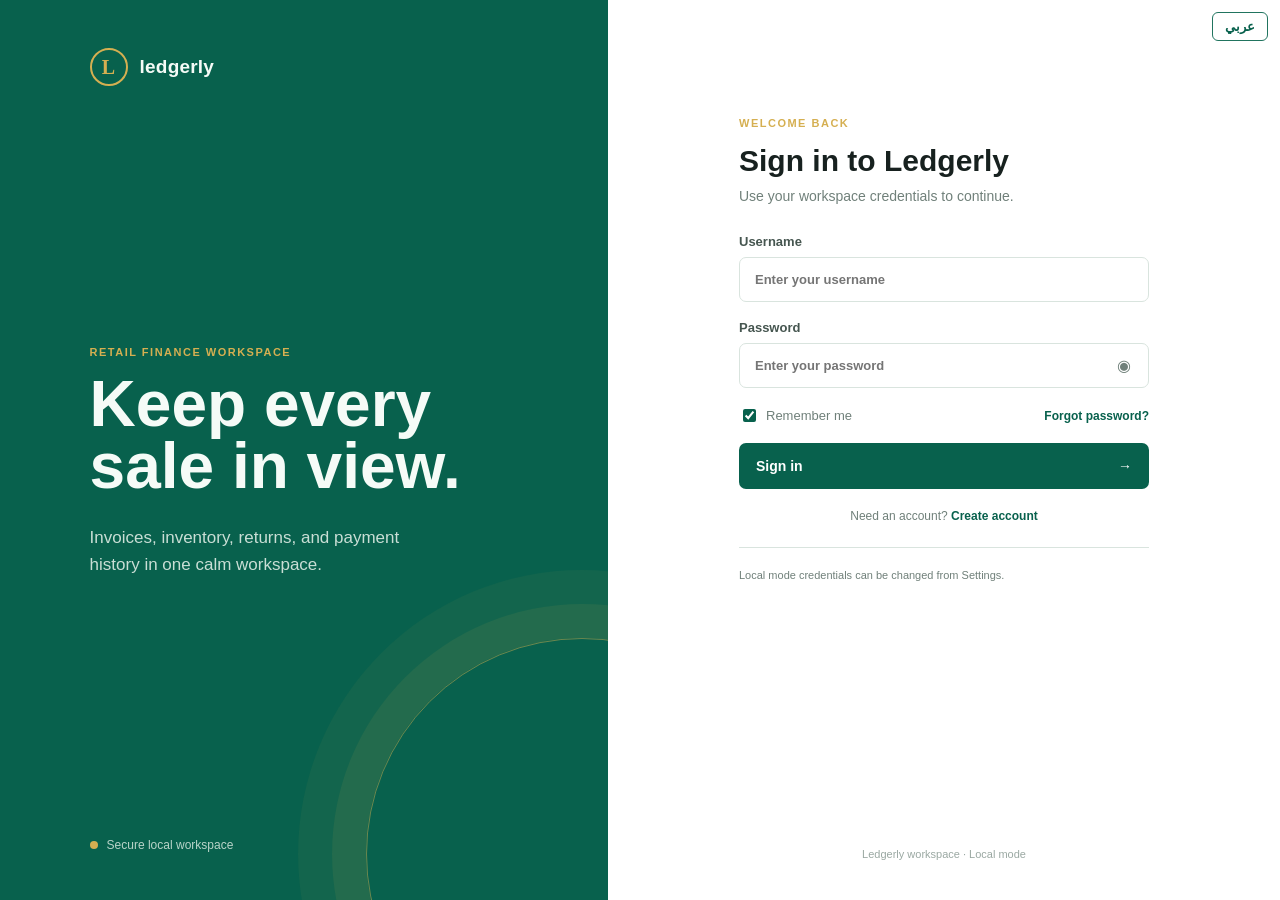
<file: index.html>
<!doctype html>
<html lang="en">
<head>
  <meta charset="UTF-8" />
  <meta name="viewport" content="width=device-width, initial-scale=1.0" />
  <meta name="theme-color" content="#277252" />
  <link rel="manifest" href="manifest.json" />
  <meta http-equiv="refresh" content="0; url=login.html" />
  <title>Ledgerly</title>
</head>
<body>
  <p>Opening Ledgerly...</p>
  <script>if ('serviceWorker' in navigator) navigator.serviceWorker.register('./sw.js');</script>
</body>
</html>
</file>
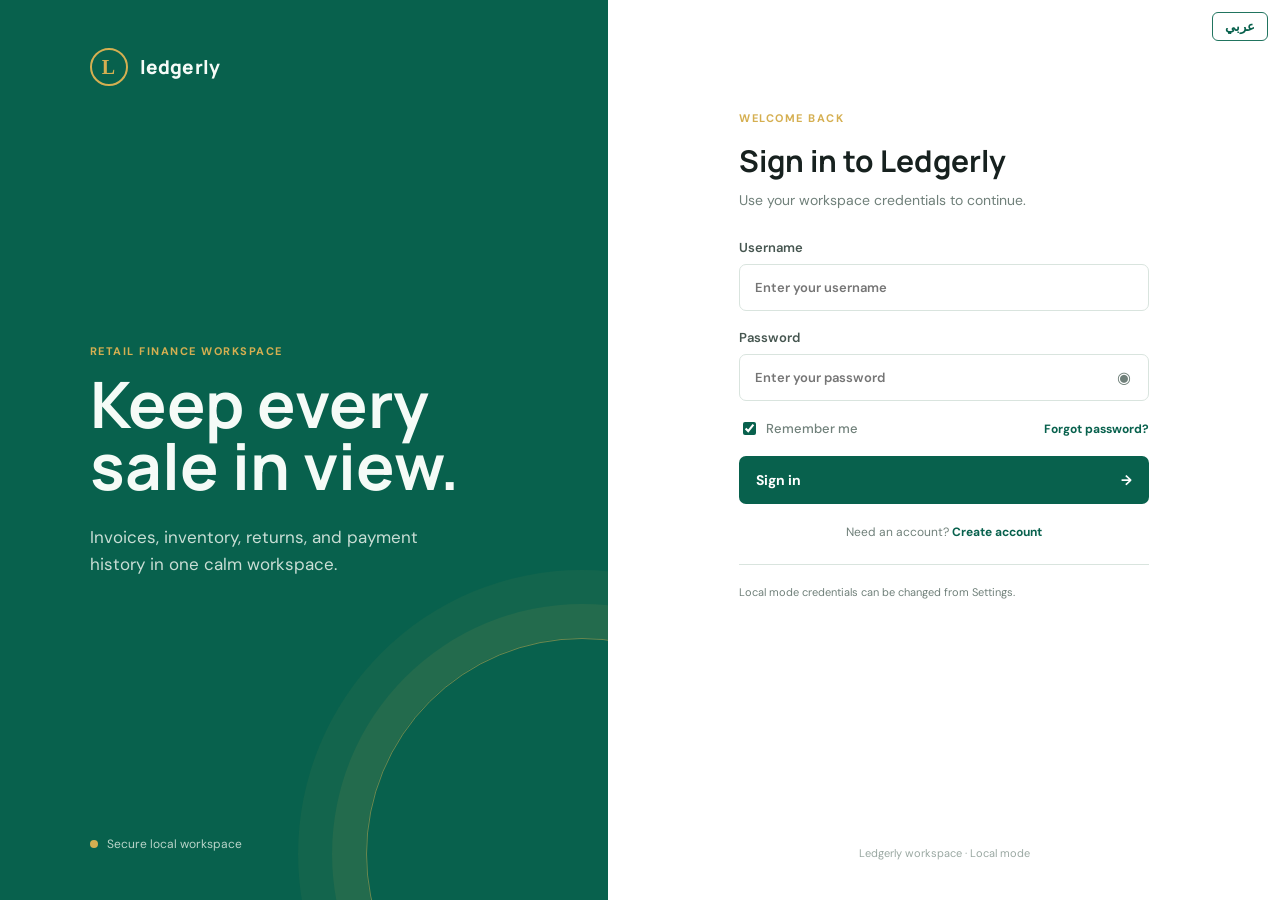
<file: billing.html>
<!doctype html>
<html lang="en">
<head>
  <meta charset="UTF-8" />
  <meta name="viewport" content="width=device-width, initial-scale=1.0" />
  <meta name="theme-color" content="#277252" />
  <link rel="manifest" href="manifest.json" />
  <title>Ledgerly | Billing workspace</title>
  <link rel="preconnect" href="https://fonts.googleapis.com">
  <link rel="preconnect" href="https://fonts.gstatic.com" crossorigin>
  <link href="https://fonts.googleapis.com/css2?family=DM+Sans:wght@400;500;600;700&family=Manrope:wght@700;800&display=swap" rel="stylesheet">
  <link rel="stylesheet" href="styles.css" />
  <link rel="stylesheet" href="dark-mode.css" />
  <style>
    .settings-modal { width: min(680px, 100%); max-height: calc(100vh - 32px); overflow-y: auto; overscroll-behavior: contain; }
    .settings-modal > h2 { margin-bottom: 8px; }
    .settings-modal details { border: 1px solid #d8e5dc !important; border-radius: 12px !important; padding: 0 !important; margin-bottom: 12px !important; background: #fbfdfa; overflow: hidden; }
    .settings-modal summary { padding: 15px 17px; cursor: pointer; color: #1d5d43 !important; background: #f1f7f2; font-size: 13px; font-weight: 700 !important; list-style-position: inside; }
    .settings-modal details[open] summary { border-bottom: 1px solid #d8e5dc; }
    .settings-modal details > summary, .settings-users-section > .modal-kicker { width: 100%; height: 60px; min-height: 60px; display: flex; align-items: center; box-sizing: border-box; }
    .settings-modal details > summary { list-style: none; }
    .settings-modal details > summary::-webkit-details-marker { display: none; }
    .settings-modal details > summary::before { content: "▶"; margin-right: 8px; color: #1d5d43; font-size: 11px; }
    .settings-modal details > div[style*="display:grid"] { display: grid !important; gap: 14px; padding: 17px; margin-top: 0 !important; }
    .settings-modal details > .form-grid { padding: 17px; margin-top: 0 !important; }
    .settings-modal #user-management { margin: 0 !important; padding: 17px !important; border-top: 1px solid #d8e5dc; }
    .settings-modal #user-list { display: grid !important; gap: 8px !important; margin: 10px 0 14px !important; }
    .settings-modal #user-list > div { background: #fff; border-radius: 8px !important; }
    .settings-modal #logout-btn { width: fit-content; color: #a64c43 !important; border: 1px solid #e2b8b0 !important; justify-content: center; background: #fff8f6; }
    .settings-modal #add-user-btn { color: #1d5d43; border: 1px solid #9fc7af; background: #eef8f1; }
    .settings-modal label[hidden] { display: none !important; }
    .settings-users-section { width: 100%; height: 60px; min-height: 60px; margin: 0 0 12px !important; border: 1px solid #d8e5dc; border-radius: 12px; padding: 0 !important; background: #fbfdfa; overflow: hidden; box-sizing: border-box; }
    .settings-users-section > .modal-kicker { margin: 0; padding: 15px 17px; border-bottom: 1px solid #d8e5dc; color: #1d5d43; background: #f1f7f2; font-size: 13px; letter-spacing: 0; text-transform: none; font-weight: 700; }
    .settings-users-section > .modal-kicker { cursor: pointer; }
    #user-management.settings-users-section:not(.is-open) > :not(.modal-kicker) { display: none !important; }
      #user-management.settings-users-section { width: 100% !important; height: auto !important; min-height: 60px !important; margin: 0 0 12px !important; padding: 0 !important; overflow: visible !important; }
    #user-management.settings-users-section > .modal-kicker { width: 100% !important; height: 60px !important; min-height: 60px !important; margin: 0 !important; padding: 15px 17px !important; display: flex !important; align-items: center !important; }
    .settings-users-section > .modal-kicker::before { content: "▶"; margin-right: 8px; font-size: 11px; }
    .settings-users-section > .date-chip { float: right; padding: 5px 10px; border: 1px solid #9fc7af; border-radius: 6px; color: #1d5d43; background: #fff; font-size: 11px; font-weight: 700; }
    #user-details-toggle { display: none !important; }
    #settings-btn { display: none !important; }
    .workspace-switcher[role="button"] { cursor: pointer; }
    .workspace-switcher[role="button"]:hover { border-color: #9fc7af; background: #f1f8f2; }
    .account-summary-user { margin-left: 8px; color: #78817e; font-size: 12px; font-weight: 500; }
    .account-summary-user { display: none; }
    .account-edit-btn { float: right; padding: 5px 10px; border: 1px solid #9fc7af; border-radius: 6px; color: #1d5d43; background: #fff; font-size: 11px; font-weight: 700; cursor: pointer; }
    .account-edit-btn:hover { background: #eef8f1; }
    .settings-password-row { position: relative; }
    .settings-password-row input { width: 100%; padding-right: 42px; }
    .settings-password-toggle { position: absolute; top: 50%; right: 8px; width: 28px; height: 28px; padding: 0; border: 0; border-radius: 5px; color: #78817e; background: transparent; cursor: pointer; transform: translateY(-50%); }
    .settings-password-toggle:hover { color: #1d5d43; background: #eef8f1; }
    .journal-details { display: grid; grid-template-columns: repeat(2, minmax(0, 1fr)); gap: 12px; }
    .journal-details label, .journal-line label { display: grid; gap: 6px; min-width: 0; color: #53625e; font-size: 12px; font-weight: 600; }
    .journal-details input, .journal-line select, .journal-line input { width: 100%; min-width: 0; padding: 10px 11px; border: 1px solid #d4ded7; border-radius: 7px; background: #fff; color: #17211f; }
    .journal-memo { grid-column: 1 / -1; }
    .journal-guide { margin: 18px 0 12px; padding: 11px 13px; border-radius: 7px; background: #f1f8f2; color: #53625e; font-size: 12px; line-height: 1.5; }
    .journal-column-headings, .journal-line { display: grid; grid-template-columns: minmax(220px, 2fr) minmax(120px, 1fr) minmax(120px, 1fr) 40px; gap: 10px; align-items: end; }
    .journal-column-headings { padding: 0 0 7px; color: #78817e; font-size: 11px; font-weight: 700; }
    .journal-line { padding: 10px 0; border-bottom: 1px solid #edf1ed; }
    .journal-line .date-chip { width: 36px; min-height: 38px; padding: 6px; color: #a64c43; border-color: #e2b8b0; font-size: 18px; }
    .journal-line .date-chip:disabled { visibility: hidden; }
    .journal-summary { display: grid; grid-template-columns: repeat(2, minmax(0, 1fr)); gap: 8px 18px; margin-top: 16px; padding: 14px 16px; border: 1px solid #dce7de; border-radius: 9px; background: #f8faf8; }
    .journal-summary > div { display: flex; justify-content: space-between; gap: 12px; color: #53625e; font-size: 12px; }
    .journal-summary > div b { color: #17211f; }
    .journal-summary > strong { grid-column: 1 / -1; color: #78817e; font-size: 12px; }
    .journal-summary[data-balanced="true"] { border-color: #a8d1b3; background: #f1f8f2; }
    .journal-summary[data-balanced="true"] > strong { color: #277252; }
    .journal-submit-row { display: flex; justify-content: space-between; align-items: center; gap: 12px; margin-top: 14px; }
    .journal-submit-row .form-error { color: #b14f43; font-size: 12px; }
    #post-journal:disabled { opacity: .5; cursor: not-allowed; box-shadow: none; }
    @media (max-width: 600px) {
      .settings-modal { max-height: calc(100vh - 20px); }
      .settings-modal .form-grid { grid-template-columns: 1fr !important; }
      .journal-column-headings { display: none; }
      .journal-line { grid-template-columns: minmax(0, 1fr) minmax(72px, .7fr) minmax(72px, .7fr) 34px; gap: 6px; }
      .journal-line label:first-child { grid-column: 1 / -1; }
      .journal-line .date-chip { width: 32px; }
      .journal-summary { gap: 8px; padding: 12px; }
      .journal-submit-row { align-items: stretch; flex-direction: column-reverse; }
      .journal-submit-row .primary-btn { width: 100%; }
    }
  </style>
</head>
<body>
  <script>if (new URLSearchParams(window.location.search).has('clear-local-data')) { localStorage.clear(); sessionStorage.clear(); window.location.replace('login.html'); } else if (new URLSearchParams(window.location.search).has('logout-all')) { sessionStorage.clear(); window.location.replace('login.html'); }</script>
  <script>if (sessionStorage.getItem('ledgerly-auth') !== 'true') window.location.replace('login.html');</script>
  <div class="app-shell">
    <aside class="sidebar">
      <div class="brand"><span class="brand-mark">L</span><span>ledgerly</span></div>
      <div class="workspace-switcher" id="workspace-profile" role="button" tabindex="0" title="Open company profile"><span class="avatar small">AM</span><span><b>Atelier Market</b><small>Company profile</small></span><span class="chevron">⌄</span></div>
      <nav class="nav-group" aria-label="Primary navigation">
        <p class="nav-label">Workspace</p>
        <button class="nav-item active" data-view="overview"><span>◈</span> Overview</button>
        <button class="nav-item" data-view="quotations"><span>▤</span> Quotations</button>
        <button class="nav-item" data-view="invoices"><span>▤</span> Invoices</button>
        <button class="nav-item" data-view="inventory"><span>▦</span> Inventory</button>
        <button class="nav-item" data-view="delivery"><span>⌁</span> Delivery notes</button>
        <button class="nav-item" data-view="returns"><span>↩</span> Returns</button>
        <p class="nav-label">Manage</p>
        <button class="nav-item" data-view="customers"><span>♧</span> Customers</button>
        <button class="nav-item" data-view="purchases"><span>▥</span> Purchases</button>
				<button class="nav-item" data-view="expenses"><span>▤</span> Expenses</button>
        <button class="nav-item" data-view="reports"><span>⌁</span> Reports</button>
				<p class="nav-label" data-accounting-label>Accounting</p>
				<button class="nav-item" data-view="accounts"><span>▧</span> Chart of accounts</button>
				<button class="nav-item" data-view="journal"><span>▤</span> Journal entries</button>
				<button class="nav-item" data-view="trial-balance"><span>⌁</span> Trial balance</button>
				<button class="nav-item" data-view="profit-loss"><span>↗</span> Profit &amp; Loss</button>
				<button class="nav-item" data-view="balance-sheet"><span>▤</span> Balance sheet</button>
				<button class="nav-item" data-view="cash-flow"><span>⇄</span> Cash flow</button>
				<button class="nav-item" data-view="bank-reconciliation"><span>≋</span> Bank reconciliation</button>
      </nav>
      <div class="sidebar-bottom">
        <div class="help-box"><span class="help-icon">?</span><div><b>Need a hand?</b><small>Explore the quick guide</small></div><span>›</span></div>
        <button class="nav-item" id="settings-btn"><span>⚙</span> Settings</button>
        <div class="profile"><span class="avatar" id="current-user-initials">AM</span><span><b id="current-user-name">Alex Morgan</b><small id="current-user-role">Administrator</small></span><span class="more">•••</span></div>
      </div>
    </aside>
    <main class="main-content">
      <header class="topbar"><div class="breadcrumbs"><span>Workspace</span><b>/</b><strong id="page-title">Overview</strong></div><div class="top-actions"><button class="icon-btn" title="Search">⌕</button><button class="icon-btn" title="Notifications">♧<i></i></button><button class="primary-btn" id="new-invoice-btn">＋ New invoice</button></div></header>
      <div class="page-body" id="app-content"></div>
    </main>
  </div>
  <div class="modal-backdrop" id="modal-backdrop" hidden>
    <section class="modal" style="width:min(1480px,calc(100vw - 48px));height:calc(100vh - 48px);max-width:none;max-height:calc(100vh - 48px);overflow:auto" role="dialog" aria-modal="true" aria-labelledby="modal-title">
      <button class="modal-close" id="modal-close">×</button>
      <div style="display:flex;align-items:flex-start;justify-content:space-between;border-bottom:2px solid #08614d;padding-bottom:18px;margin-bottom:20px"><div style="display:flex;align-items:center;gap:10px"><span id="invoice-company-initials" style="width:38px;height:38px;border:3px solid #08614d;border-radius:50%;display:grid;place-items:center;color:#b38a35;font-weight:700">AV</span><div><b id="invoice-company-name" style="font-family:Georgia,serif;font-size:16px">AV COMPANY INC</b><small style="display:block;color:#78817e;margin-top:3px">Create billing document</small></div></div><h2 id="modal-title" style="font-family:Georgia,serif;color:#08614d;letter-spacing:2px;margin:0;font-size:30px">INVOICE</h2></div>
      <form id="invoice-form">
        <div style="display:grid;grid-template-columns:1fr 1fr;gap:14px;border:1px solid #21745f;border-radius:10px;padding:18px;margin-bottom:18px"><label>Invoice type<select id="invoice-type"><option value="simplified">Simplified tax invoice (retail)</option><option value="standard">Standard tax invoice (business)</option></select></label>
        <label>Customer<select id="customer-select"><option>Walk-in customer</option><option>Harper &amp; Co.</option><option>Northline Studio</option><option>Meadow Pharmacy</option></select></label>
        <label>Invoice number<input id="invoice-number" readonly /></label>
        </div>
        <div style="display:flex;gap:8px;margin:8px 0"><input id="scan-input" placeholder="▥ Scan barcode / SKU and press Enter" autocomplete="off" style="flex:1;padding:8px;border:1px solid #d4ded7;border-radius:6px" /><button class="date-chip" id="scan-camera" type="button" hidden>📷 Camera</button></div>
        <div id="scan-message" style="font-size:12px;min-height:16px;color:#78817e"></div>
        <div style="display:flex;align-items:center;justify-content:space-between;margin:8px 0 10px"><b>Products</b><button class="date-chip" id="add-invoice-item" type="button">＋ Add product</button></div>
        <div class="invoice-items" id="invoice-items"></div>
        <label>Payment method<select id="payment-method"><option>Cash</option><option>Credit</option><option>Online</option></select></label>
        <input id="vat-select" type="hidden" value="0.15" />
        <div class="invoice-preview" style="background:#08614d;color:white;border-radius:12px;padding:18px 20px"><div><span>Subtotal</span><br><span>VAT (15%)</span><br><b>Total amount</b></div><div class="right"><span id="modal-subtotal">SAR 0.00</span><br><span id="modal-vat">SAR 0.00</span><br><strong id="modal-total">SAR 0.00</strong></div></div>
        <button class="primary-btn full" type="submit">Create bill <span>→</span></button>
      </form>
    </section>
  </div>
  <div class="modal-backdrop" id="invoice-payment-modal-backdrop" hidden>
    <section class="modal" role="dialog" aria-modal="true" aria-labelledby="invoice-payment-title">
      <button class="modal-close" id="invoice-payment-close" type="button" aria-label="Close payment form">×</button>
      <div class="modal-kicker">Accounts receivable</div><h2 id="invoice-payment-title">Record invoice payment</h2>
      <p class="modal-copy" id="invoice-payment-customer"></p>
      <form id="invoice-payment-form">
        <div class="form-grid"><label>Invoice number<input id="payment-invoice-number" readonly /></label><label>Balance due<input id="payment-balance-due" readonly /></label></div>
        <label>Amount received<input id="payment-amount" type="number" min="0.01" step="0.01" required /></label>
        <div class="form-grid"><label>Payment method<select id="invoice-payment-method"><option>Cash</option><option>Online</option><option>Bank transfer</option></select></label><label>Reference<input id="payment-reference" placeholder="Optional receipt or reference" /></label></div>
        <button class="primary-btn full" type="submit">Save payment <span>→</span></button>
      </form>
    </section>
  </div>
  <div class="modal-backdrop" id="customer-payment-allocation-backdrop" hidden>
    <section class="modal" role="dialog" aria-modal="true" aria-labelledby="customer-payment-allocation-title">
      <button class="modal-close" id="customer-payment-allocation-close" type="button" aria-label="Close payment allocation">×</button>
      <div class="modal-kicker">Accounts receivable</div><h2 id="customer-payment-allocation-title">Allocate customer payment</h2>
      <p class="modal-copy">Record one receipt for <b id="allocation-customer-name"></b> and allocate the full amount across open invoices.</p>
      <form id="customer-payment-allocation-form">
        <label>Total received<input id="allocation-total" type="number" min="0.01" step="0.01" required /></label>
        <div id="allocation-invoices" class="form-grid"></div>
        <p id="allocation-summary" role="status" aria-live="polite"></p>
        <div class="form-grid"><label>Payment method<select id="allocation-payment-method"><option>Cash</option><option>Online</option><option>Bank transfer</option></select></label><label>Receipt reference<input id="allocation-reference" maxlength="120" placeholder="Optional receipt or reference" /></label></div>
        <button class="primary-btn full" type="submit">Save allocated payment <span>→</span></button>
      </form>
    </section>
  </div>
  <div class="modal-backdrop" id="inventory-modal-backdrop" hidden>
    <section class="modal" role="dialog" aria-modal="true" aria-labelledby="inventory-modal-title">
      <button class="modal-close" id="inventory-modal-close">×</button>
      <div class="modal-kicker">Stock control</div><h2 id="inventory-modal-title">Add new item</h2><p class="modal-copy">Add a new product to your inventory.</p>
      <form id="inventory-form">
        <div class="form-grid"><label id="inventory-name-wrap">Product name<input id="inventory-name" required placeholder="e.g. Ceramic vase" /></label><label>Brand<input id="inventory-brand" placeholder="e.g. Atelier Home" /></label></div>
        <div class="form-grid"><label id="inventory-category-wrap">Category<input id="inventory-category" required placeholder="e.g. Home goods" /></label><label>Stock number<input id="inventory-sku" required readonly /></label></div>
        <div class="form-grid"><label>Quantity<input id="inventory-quantity" required type="number" min="1" value="1" /></label><label>Unit price<input id="inventory-price" required type="text" inputmode="decimal" value="" placeholder="Enter price, e.g. 25.50" /></label></div>
        <button class="primary-btn full" id="inventory-submit" type="submit">Add item <span>→</span></button>
      </form>
    </section>
  </div>
  <div class="modal-backdrop" id="customer-modal-backdrop" hidden>
    <section class="modal" role="dialog" aria-modal="true" aria-labelledby="customer-modal-title">
      <button class="modal-close" id="customer-modal-close">×</button>
      <div class="modal-kicker">Customer directory</div><h2 id="customer-modal-title">Add customer</h2><p class="modal-copy">Save customer contact, VAT, and address details for future invoices.</p>
      <form id="customer-form">
        <label>Customer type<select id="customer-type"><option value="individual">Individual / retail</option><option value="business">Business</option></select></label>
        <label>Customer name<input id="customer-name" required placeholder="e.g. Harper &amp; Co." /></label>
        <div class="form-grid"><label>Mobile number<input id="customer-mobile" type="tel" autocomplete="tel" placeholder="e.g. 05XXXXXXXX" /></label><label>Email<input id="customer-email" type="email" autocomplete="email" placeholder="name@example.com" /></label></div>
        <div id="business-customer-fields" hidden>
          <label>Registered legal name<input id="customer-legal-name" autocomplete="organization" placeholder="As registered with the authorities" /></label>
          <label>VAT registration number<input id="customer-vat" inputmode="numeric" pattern="3[0-9]{13}3" title="Enter the 15-digit Saudi VAT number beginning and ending with 3." placeholder="3XXXXXXXXXXXXX3" /></label>
          <label>Registered business address<textarea id="customer-address" rows="3" placeholder="Building, street, district, city, postal code"></textarea></label>
        </div>
        <button class="primary-btn full" type="submit">Save customer <span>→</span></button>
      </form>
    </section>
  </div>
  <div class="modal-backdrop" id="company-modal-backdrop" hidden>
    <section class="modal settings-modal" role="dialog" aria-modal="true" aria-labelledby="company-modal-title">
      <button class="modal-close" id="company-modal-close">×</button>
      <div class="modal-kicker">Workspace settings</div><h2 id="company-modal-title">Company profile</h2><p class="modal-copy">Update the business details used on your billing documents.</p>
      <form id="company-form">
        <details open style="border:1px solid #d9e4de;border-radius:8px;padding:12px 14px;margin-bottom:12px"><summary style="cursor:pointer;color:#08614d;font-weight:700">Company profile</summary><div style="display:grid;gap:14px;margin-top:16px"><div class="form-grid"><label>Company name<input id="company-name" required placeholder="e.g. Atelier Market" /></label><label>Logo initials<input id="company-initials" maxlength="3" placeholder="e.g. AM" /></label></div><div class="form-grid"><label>VAT number<input id="company-vat" placeholder="e.g. 3XXXXXXXXXXXXX3" /></label><label>Phone<input id="company-phone" type="tel" placeholder="e.g. 05XXXXXXXX" /></label></div><div class="form-grid"><label>Email<input id="company-email" type="email" placeholder="e.g. hello@company.com" /></label><label>City / country<input id="company-location" placeholder="e.g. Riyadh, Saudi Arabia" /></label></div><label>Business address<textarea id="company-address" rows="3" placeholder="Street, district, city"></textarea></label></div></details>
        <details style="border:1px solid #d9e4de;border-radius:8px;padding:12px 14px;margin-bottom:16px"><summary style="cursor:pointer;color:#08614d;font-weight:700">Account access</summary><div class="form-grid" style="margin-top:16px"><label>Login username<input id="account-username" type="text" autocomplete="username" placeholder="e.g. admin" required /></label><label>Login password<input id="account-password" type="password" autocomplete="new-password" placeholder="Enter a new password" required /></label><button class="nav-item" id="logout-btn" type="button" style="color:#b14f43;border:1px solid #e2b8b0;justify-content:center">↪ Log out</button></div><div id="user-management" style="margin-top:18px;padding-top:16px;border-top:1px solid #d9e4de"><div class="modal-kicker">Users</div><div id="user-list" style="display:grid;gap:8px;margin:10px 0 14px"></div><div class="form-grid"><label>New username<input id="new-user-username" type="text" placeholder="e.g. cashier" /></label><label>New password<input id="new-user-password" type="password" placeholder="Enter a password" /></label><label>User role<select id="new-user-role"><option value="cashier">Cashier</option><option value="storekeeper">Storekeeper</option><option value="admin">Admin</option></select></label></div><button class="date-chip" id="add-user-btn" type="button">＋ Add user</button><p id="user-message" class="modal-copy" hidden></p></div></details>
        <div id="theme-settings" class="theme-settings" hidden><div class="modal-kicker">Software theme</div><p class="modal-copy">Choose the workspace accent color.</p><div class="theme-swatches" role="group" aria-label="Theme color"><button type="button" class="theme-swatch" data-theme-accent="forest" aria-label="Forest theme" title="Forest"></button><button type="button" class="theme-swatch" data-theme-accent="ocean" aria-label="Ocean theme" title="Ocean"></button><button type="button" class="theme-swatch" data-theme-accent="berry" aria-label="Berry theme" title="Berry"></button><button type="button" class="theme-swatch" data-theme-accent="amber" aria-label="Amber theme" title="Amber"></button></div></div>
        <button class="primary-btn full" type="submit">Save profile <span>→</span></button>
      </form>
      <details id="clear-data-settings" style="border:1px solid #e2b8b0;border-radius:8px;padding:12px 14px;margin-top:16px" hidden><summary style="cursor:pointer;color:#a64c43;font-weight:700">Danger zone</summary><p class="modal-copy">Clear this company’s business records and journal entries. Users, company settings, and the chart of accounts are retained. The action cannot be undone.</p><button class="date-chip" id="clear-company-data" type="button" style="color:#a64c43;border-color:#e2b8b0">Clear all company data</button></details>
    </section>
  </div>
  <script>if ('serviceWorker' in navigator) navigator.serviceWorker.register('./sw.js?v=77');</script>
  <script src="qrcode.js?v=1"></script>
<script src="app.js?v=156"></script>
<script src="i18n.js?v=10"></script>
</body>
</html>
</file>
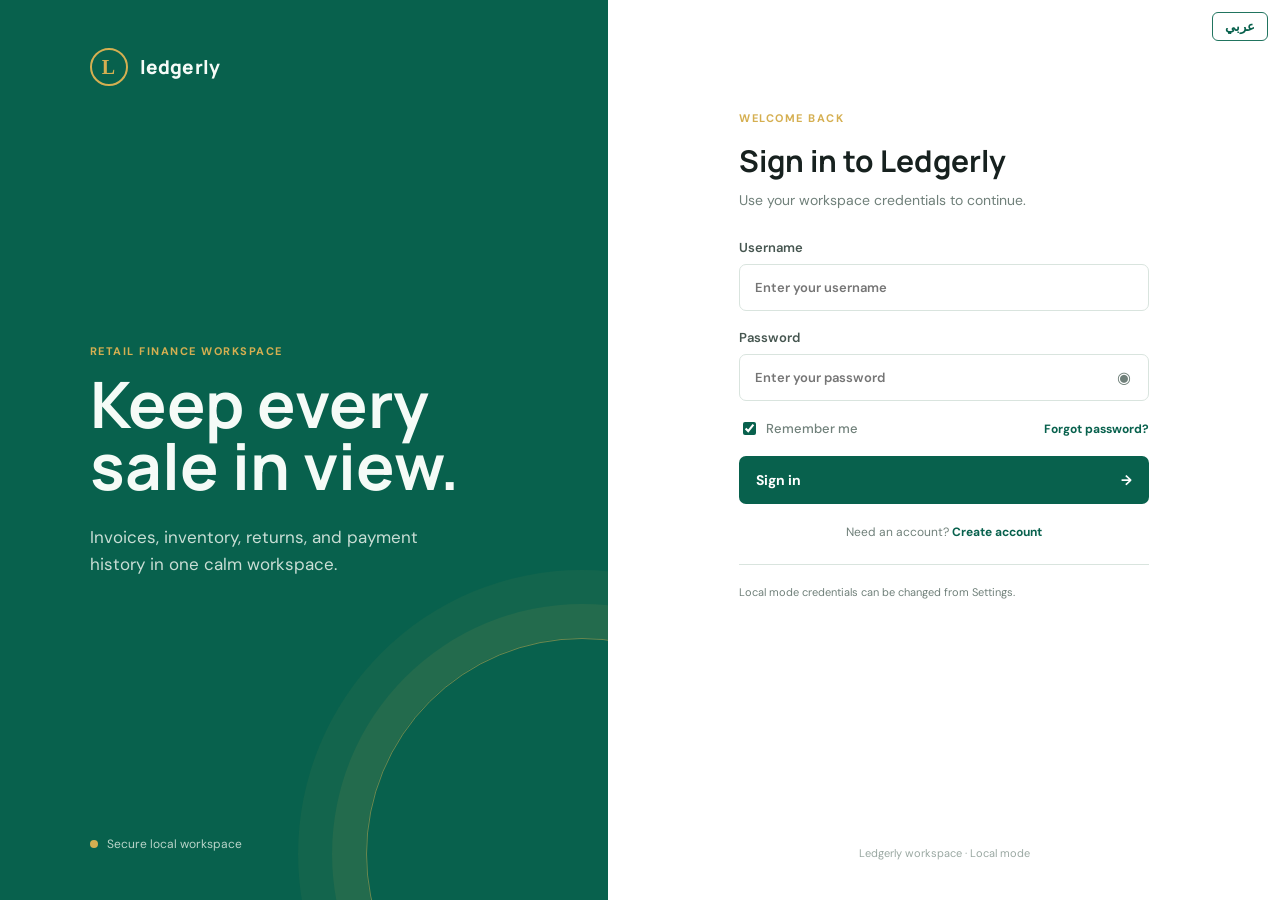
<file: login.html>
<!doctype html>
<html lang="en">
<head>
  <meta charset="UTF-8" />
  <meta name="viewport" content="width=device-width, initial-scale=1.0" />
  <meta name="theme-color" content="#277252" />
  <link rel="manifest" href="manifest.json" />
  <title>Sign in | Ledgerly</title>
  <link rel="preconnect" href="https://fonts.googleapis.com">
  <link rel="preconnect" href="https://fonts.gstatic.com" crossorigin>
  <link href="https://fonts.googleapis.com/css2?family=DM+Sans:wght@400;500;600;700&family=Manrope:wght@700;800&display=swap" rel="stylesheet">
  <link rel="stylesheet" href="login.css?v=3" />
</head>
<body>
  <script>
    const loginParams = new URLSearchParams(window.location.search);
    if (loginParams.has('clear-local-data')) {
      localStorage.clear();
      sessionStorage.clear();
      window.history.replaceState({}, document.title, window.location.pathname);
    } else if (loginParams.has('logout-all')) {
      sessionStorage.clear();
      window.history.replaceState({}, document.title, window.location.pathname);
    }
  </script>
  <main class="login-shell">
    <section class="login-intro">
      <div class="brand"><span class="brand-mark">L</span><span>ledgerly</span></div>
      <div class="intro-copy">
        <p class="eyebrow">Retail finance workspace</p>
        <h1>Keep every sale in view.</h1>
        <p>Invoices, inventory, returns, and payment history in one calm workspace.</p>
      </div>
      <div class="intro-footer"><span class="intro-dot"></span><span>Secure local workspace</span></div>
    </section>
    <section class="login-panel">
      <div class="login-card">
        <div class="mobile-brand"><span class="brand-mark">L</span><span>ledgerly</span></div>
        <p class="eyebrow">Welcome back</p>
        <h2>Sign in to Ledgerly</h2>
        <p class="login-copy">Use your workspace credentials to continue.</p>
        <form id="login-form">
          <label>Username<input id="login-email" type="text" autocomplete="username" placeholder="Enter your username" required /></label>
          <label>Password<div class="password-field"><input id="login-password" type="password" autocomplete="current-password" placeholder="Enter your password" required /><button class="password-toggle" type="button" data-password-target="login-password" aria-label="Show password">◉</button></div></label>
          <div class="form-row"><label class="remember"><input id="remember-me" type="checkbox" checked /> <span>Remember me</span></label><a href="#" id="forgot-link">Forgot password?</a></div>
          <button class="login-button" type="submit">Sign in <span aria-hidden="true">→</span></button>
          <p class="login-error" id="login-error" role="alert" hidden>Enter the demo credentials to continue.</p>
        </form>
        <form id="create-form" hidden>
          <label>Email<input id="create-username" type="email" autocomplete="email" maxlength="254" placeholder="Enter your email address" required /></label>
          <label>Password<div class="password-field"><input id="create-password" type="password" autocomplete="new-password" placeholder="Create a password" minlength="6" required /><button class="password-toggle" type="button" data-password-target="create-password" aria-label="Show password">◉</button></div></label>
          <label>Confirm password<div class="password-field"><input id="create-password-confirm" type="password" autocomplete="new-password" placeholder="Repeat your password" required /><button class="password-toggle" type="button" data-password-target="create-password-confirm" aria-label="Show password">◉</button></div></label>
          <button class="login-button" id="create-submit" type="submit">Create account <span aria-hidden="true">→</span></button>
          <p class="login-error" id="create-error" role="alert" hidden></p>
        </form>
        <form id="verify-form" hidden>
          <p class="login-copy">Enter the 6-digit code we emailed to <strong id="verification-email"></strong>. The code expires in 10 minutes.</p>
          <label>Verification code<input id="verification-code" type="text" inputmode="numeric" autocomplete="one-time-code" pattern="[0-9]{6}" maxlength="6" placeholder="000000" required /></label>
          <button class="login-button" type="submit">Verify email <span aria-hidden="true">→</span></button>
          <button class="account-switch-button" id="resend-code" type="button">Send a new code</button>
          <p class="login-error" id="verify-error" role="alert" hidden></p>
          <p class="login-success" id="verify-success" role="status" hidden></p>
        </form>
        <form id="forgot-form" hidden>
          <p class="login-copy">Enter your account email and we'll send you a 6-digit reset code.</p>
          <label>Email<input id="forgot-email" type="email" autocomplete="email" placeholder="Enter your email address" required /></label>
          <button class="login-button" type="submit">Send reset code <span aria-hidden="true">→</span></button>
          <button class="account-switch-button" id="forgot-back" type="button">Back to sign in</button>
          <p class="login-error" id="forgot-error" role="alert" hidden></p>
        </form>
        <form id="reset-form" hidden>
          <p class="login-copy">If an account exists for <strong id="reset-email"></strong>, a code was sent. It expires in 10 minutes.</p>
          <label>Reset code<input id="reset-code" type="text" inputmode="numeric" autocomplete="one-time-code" pattern="[0-9]{6}" maxlength="6" placeholder="000000" required /></label>
          <label>New password<div class="password-field"><input id="reset-password" type="password" autocomplete="new-password" placeholder="Create a new password" minlength="6" required /><button class="password-toggle" type="button" data-password-target="reset-password" aria-label="Show password">◉</button></div></label>
          <label>Confirm new password<div class="password-field"><input id="reset-password-confirm" type="password" autocomplete="new-password" placeholder="Repeat your new password" required /><button class="password-toggle" type="button" data-password-target="reset-password-confirm" aria-label="Show password">◉</button></div></label>
          <button class="login-button" type="submit">Reset password <span aria-hidden="true">→</span></button>
          <button class="account-switch-button" id="reset-back" type="button">Back to sign in</button>
          <p class="login-error" id="reset-error" role="alert" hidden></p>
        </form>
        <p class="login-success" id="login-success" role="status" hidden></p>
        <p class="account-switch"><span id="switch-copy">Need an account?</span> <button class="account-switch-button" type="button" id="create-account-link">Create account</button></p>
        <p class="demo-note">Local mode credentials can be changed from Settings.</p>
      </div>
      <p class="copyright">Ledgerly workspace · Local mode</p>
    </section>
  </main>
  <script>if ('serviceWorker' in navigator) navigator.serviceWorker.register('./sw.js?v=67');</script>
  <script>
    const form = document.getElementById('login-form');
    const createForm = document.getElementById('create-form');
    const verifyForm = document.getElementById('verify-form');
    const error = document.getElementById('login-error');
    const loginSuccess = document.getElementById('login-success');
    const createError = document.getElementById('create-error');
    const verifyError = document.getElementById('verify-error');
    const verifySuccess = document.getElementById('verify-success');
    const accountSwitch = document.querySelector('.account-switch');
    const forgotLink = document.getElementById('forgot-link');
    const createAccountLink = document.getElementById('create-account-link');
    const switchCopy = document.getElementById('switch-copy');
    let pendingVerificationEmail = '';
    let pendingResetEmail = '';
    const forgotForm = document.getElementById('forgot-form');
    const resetForm = document.getElementById('reset-form');
    const forgotError = document.getElementById('forgot-error');
    const resetError = document.getElementById('reset-error');

    function showForgotForm(target) {
      [form, createForm, verifyForm, forgotForm, resetForm].forEach(item => { item.hidden = item !== target; });
      accountSwitch.hidden = true;
      error.hidden = true;
      loginSuccess.hidden = true;
      forgotError.hidden = true;
      resetError.hidden = true;
    }

    document.querySelectorAll('.password-toggle').forEach(toggle => {
      toggle.addEventListener('click', () => {
        const passwordInput = document.getElementById(toggle.dataset.passwordTarget);
        const isVisible = passwordInput.type === 'text';
        passwordInput.type = isVisible ? 'password' : 'text';
        toggle.textContent = isVisible ? '◉' : '◌';
        toggle.setAttribute('aria-label', isVisible ? 'Show password' : 'Hide password');
      });
    });

    function readWorkspace() {
      try {
        return JSON.parse(localStorage.getItem('ledgerly-state') || 'null') || {};
      } catch {
        return {};
      }
    }

    function showCreateForm(showCreate) {
      form.hidden = showCreate;
      createForm.hidden = !showCreate;
      verifyForm.hidden = true;
      forgotForm.hidden = true;
      resetForm.hidden = true;
      accountSwitch.hidden = false;
      error.hidden = true;
      loginSuccess.hidden = true;
      createError.hidden = true;
      verifyError.hidden = true;
      verifySuccess.hidden = true;
      switchCopy.textContent = showCreate ? 'Already have an account?' : 'Need an account?';
      createAccountLink.textContent = showCreate ? 'Sign in' : 'Create one';
      if (showCreate) document.getElementById('create-username').focus();
      else document.getElementById('login-email').focus();
    }

    async function requestAccount(path, username, password, extra = {}) {
      const response = await fetch(path, { method: 'POST', headers: { 'Content-Type': 'application/json' }, body: JSON.stringify({ username, password, ...extra }) });
      const result = await response.json();
      if (!response.ok) throw new Error(result.error || 'Unable to complete the request.');
      return result;
    }

    form.addEventListener('submit', async event => {
      event.preventDefault();
      const email = document.getElementById('login-email').value.trim().toLowerCase();
      const password = document.getElementById('login-password').value;
      loginSuccess.hidden = true;
      try {
        const result = await requestAccount('/api/login', email, password);
        const user = result.user;
        if (!result.token) throw new Error('The server did not create a login session. Please retry.');
        const sessionCheck = await fetch('/api/state', { headers: { Authorization: `Bearer ${result.token}` } });
        if (!sessionCheck.ok) {
          const sessionError = await sessionCheck.json().catch(() => ({}));
          throw new Error(sessionError.error || `Login session check failed (${sessionCheck.status}).`);
        }
        sessionStorage.setItem('ledgerly-auth', 'true');
        sessionStorage.setItem('ledgerly-token', result.token);
        sessionStorage.setItem('ledgerly-user', user.username);
        sessionStorage.setItem('ledgerly-role', user.role);
        sessionStorage.setItem('ledgerly-first-name', user.first_name || '');
        sessionStorage.setItem('ledgerly-last-name', user.last_name || '');
        window.location.href = 'billing.html';
      } catch (requestError) {
        error.textContent = requestError.message;
        error.hidden = false;
      }
    });

    createForm.addEventListener('submit', async event => {
      event.preventDefault();
      const username = document.getElementById('create-username').value.trim().toLowerCase();
      const password = document.getElementById('create-password').value;
      const confirmation = document.getElementById('create-password-confirm').value;
      createError.hidden = true;
      verifyError.hidden = true;
      verifySuccess.hidden = true;
      if (password !== confirmation) {
        createError.textContent = 'Passwords do not match.';
        createError.hidden = false;
        return;
      }
      try {
        const result = await requestAccount('/api/register', username, password);
        if (!result.verification_required) throw new Error('The server did not request email verification. Please try again.');
        pendingVerificationEmail = username;
        document.getElementById('verification-email').textContent = username;
        document.getElementById('verification-code').value = '';
        createForm.reset();
        form.hidden = true;
        createForm.hidden = true;
        verifyForm.hidden = false;
        accountSwitch.hidden = true;
        document.getElementById('verification-code').focus();
      } catch (requestError) {
        createError.textContent = requestError.message;
        createError.hidden = false;
      }
    });

    verifyForm.addEventListener('submit', async event => {
      event.preventDefault();
      verifyError.hidden = true;
      verifySuccess.hidden = true;
      const code = document.getElementById('verification-code').value.trim();
      try {
        await requestAccount('/api/verify-registration', pendingVerificationEmail, '', { code });
        localStorage.removeItem(`ledgerly-state:${pendingVerificationEmail}`);
        sessionStorage.setItem('ledgerly-new-account', pendingVerificationEmail);
        verifyForm.hidden = true;
        form.hidden = false;
        accountSwitch.hidden = false;
        document.getElementById('login-email').value = pendingVerificationEmail;
        document.getElementById('login-password').focus();
        loginSuccess.textContent = 'Email verified. Your account is ready—sign in to continue.';
        loginSuccess.hidden = false;
      } catch (requestError) {
        verifyError.textContent = requestError.message;
        verifyError.hidden = false;
      }
    });

    document.getElementById('resend-code').addEventListener('click', async () => {
      verifyError.hidden = true;
      verifySuccess.hidden = true;
      try {
        await requestAccount('/api/resend-registration-code', pendingVerificationEmail, '');
        verifySuccess.textContent = 'A new verification code has been sent.';
        verifySuccess.hidden = false;
      } catch (requestError) {
        verifyError.textContent = requestError.message;
        verifyError.hidden = false;
      }
    });

    createAccountLink.addEventListener('click', event => {
      event.preventDefault();
      showCreateForm(createForm.hidden);
    });

    forgotLink.addEventListener('click', event => {
      event.preventDefault();
      showForgotForm(forgotForm);
      document.getElementById('forgot-email').value = document.getElementById('login-email').value.trim();
      document.getElementById('forgot-email').focus();
    });

    forgotForm.addEventListener('submit', async event => {
      event.preventDefault();
      forgotError.hidden = true;
      const email = document.getElementById('forgot-email').value.trim().toLowerCase();
      try {
        await requestAccount('/api/forgot-password', email, '');
        pendingResetEmail = email;
        document.getElementById('reset-email').textContent = email;
        resetForm.reset();
        showForgotForm(resetForm);
        document.getElementById('reset-code').focus();
      } catch (requestError) {
        forgotError.textContent = requestError.message;
        forgotError.hidden = false;
      }
    });

    resetForm.addEventListener('submit', async event => {
      event.preventDefault();
      resetError.hidden = true;
      const password = document.getElementById('reset-password').value;
      if (password !== document.getElementById('reset-password-confirm').value) {
        resetError.textContent = 'Passwords do not match.';
        resetError.hidden = false;
        return;
      }
      try {
        await requestAccount('/api/reset-password', pendingResetEmail, password, { code: document.getElementById('reset-code').value.trim() });
        showCreateForm(false);
        document.getElementById('login-email').value = pendingResetEmail;
        document.getElementById('login-password').value = '';
        document.getElementById('login-password').focus();
        loginSuccess.textContent = 'Password updated. Sign in with your new password.';
        loginSuccess.hidden = false;
      } catch (requestError) {
        resetError.textContent = requestError.message;
        resetError.hidden = false;
      }
    });

    document.getElementById('forgot-back').addEventListener('click', () => showCreateForm(false));
    document.getElementById('reset-back').addEventListener('click', () => showCreateForm(false));
  </script>
<script src="i18n.js?v=7"></script>
</body>
</html>
</file>
<file: styles.css>
:root{--ink:#17211f;--muted:#78817e;--line:#e7ebe7;--paper:#fbfcfa;--mint:#dff1e7;--green:#277252;--green-dark:#1d5d43;--yellow:#f9edc9;--coral:#f8ddd5;--blue:#dcecf2;--sidebar:#f2f6f1;--shadow:0 18px 50px rgba(29,57,42,.08)}*{box-sizing:border-box}body{margin:0;background:var(--paper);color:var(--ink);font-family:'DM Sans',sans-serif;font-size:14px}button,input,select{font:inherit}button{cursor:pointer;border:0;background:none;color:inherit}.app-shell{display:flex;min-height:100vh}.sidebar{width:248px;background:var(--sidebar);border-right:1px solid #e2e9e2;padding:25px 16px 16px;display:flex;flex-direction:column}.brand{display:flex;align-items:center;gap:10px;font-family:Manrope;font-size:20px;font-weight:800;letter-spacing:-.7px;padding:0 10px 28px}.brand-mark{display:grid;place-items:center;background:var(--green);color:white;width:31px;height:31px;border-radius:9px;font-size:17px}.workspace-switcher{display:flex;align-items:center;gap:9px;border:1px solid #dfe7df;background:#fbfdfa;border-radius:10px;padding:9px;margin-bottom:24px}.workspace-switcher b,.profile b{display:block;font-size:12px}.workspace-switcher small,.profile small{display:block;color:var(--muted);font-size:10px;margin-top:3px}.chevron{margin-left:auto;color:var(--muted)}.avatar{display:grid;place-items:center;background:#e9c3a5;color:#653f28;width:33px;height:33px;border-radius:50%;font-size:10px;font-weight:700}.avatar.small{width:27px;height:27px;font-size:9px}.nav-label{color:#9ba59f;font-size:10px;text-transform:uppercase;letter-spacing:1.3px;font-weight:700;padding:0 11px;margin:0 0 8px}.nav-label:not(:first-child){margin-top:26px}.nav-item{display:flex;align-items:center;gap:12px;width:100%;padding:10px 11px;border-radius:8px;color:#6e7974;text-align:left;margin:2px 0}.nav-item span{width:16px;text-align:center;font-size:16px}.nav-item.active{background:white;color:var(--green-dark);box-shadow:0 3px 10px rgba(30,75,52,.05);font-weight:700}.nav-item em{font-style:normal;font-size:10px;background:#e7f1eb;color:var(--green);border-radius:12px;padding:2px 7px;margin-left:auto}.sidebar-bottom{margin-top:auto}.help-box{display:flex;gap:9px;align-items:center;padding:13px 10px;background:#e4f1e8;border-radius:10px;color:var(--green-dark);margin:20px 0}.help-box b{font-size:11px;display:block}.help-box small{display:block;font-size:10px;color:#6a8879;margin-top:3px}.help-icon{width:20px;height:20px;border:1px solid #78a58d;border-radius:50%;display:grid;place-items:center;font-size:11px}.help-box>span:last-child{margin-left:auto;font-size:18px}.profile{border-top:1px solid #dfe8df;margin-top:12px;padding:17px 6px 0;display:flex;align-items:center;gap:9px}.profile .more{margin-left:auto;color:var(--muted);letter-spacing:2px}.main-content{flex:1;min-width:0}.topbar{height:75px;border-bottom:1px solid var(--line);display:flex;align-items:center;justify-content:space-between;padding:0 42px}.breadcrumbs{display:flex;gap:10px;align-items:center;color:#9ca5a0;font-size:13px}.breadcrumbs b{font-weight:400;color:#c2c9c4}.breadcrumbs strong{color:var(--ink);font-weight:600}.top-actions{display:flex;align-items:center;gap:12px}.icon-btn{font-size:22px;color:#77847e;position:relative;width:32px}.icon-btn i{position:absolute;width:6px;height:6px;background:#d67458;border:2px solid var(--paper);border-radius:50%;top:1px;right:3px}.primary-btn{background:var(--green);color:white;font-weight:700;padding:11px 16px;border-radius:8px;box-shadow:0 5px 14px rgba(39,114,82,.16)}.primary-btn:hover{background:var(--green-dark)}.page-body{max-width:1440px;padding:39px 42px 50px;margin:auto}.page-heading{display:flex;justify-content:space-between;align-items:flex-end;margin-bottom:28px}.eyebrow{color:var(--green);font-size:11px;font-weight:700;text-transform:uppercase;letter-spacing:1.4px;margin-bottom:9px}.page-heading h1{font-family:Manrope;margin:0;font-size:31px;letter-spacing:-1.2px}.page-heading p{color:var(--muted);margin:9px 0 0}.date-chip{border:1px solid var(--line);background:#fff;border-radius:7px;padding:10px 12px;color:#68736e}.stats-grid{display:grid;grid-template-columns:repeat(4,1fr);gap:15px;margin-bottom:22px}.stat-card{background:#fff;border:1px solid var(--line);border-radius:10px;padding:18px 19px;min-height:121px;position:relative}.stat-label{color:#829089;font-size:12px}.stat-value{font-family:Manrope;font-size:25px;display:block;margin-top:13px;letter-spacing:-.7px}.stat-note{font-size:11px;color:var(--green);margin-top:9px;display:block}.stat-note.down{color:#cb735d}.stat-icon{position:absolute;right:18px;top:18px;width:30px;height:30px;border-radius:9px;display:grid;place-items:center;font-size:16px}.bg-mint{background:var(--mint);color:var(--green)}.bg-yellow{background:var(--yellow);color:#9a7622}.bg-coral{background:var(--coral);color:#bd644d}.bg-blue{background:var(--blue);color:#528296}.dashboard-grid{display:grid;grid-template-columns:minmax(0,1.45fr) minmax(300px,.8fr);gap:20px}.panel{background:#fff;border:1px solid var(--line);border-radius:10px;overflow:hidden}.panel-header{padding:19px 20px;display:flex;justify-content:space-between;align-items:center;border-bottom:1px solid #eff2ef}.panel-header h2{font-family:Manrope;font-size:15px;margin:0;letter-spacing:-.3px}.panel-header a{font-size:11px;color:var(--green);font-weight:700;cursor:pointer}.table-wrap{overflow:auto}.data-table{width:100%;border-collapse:collapse;min-width:550px}.data-table th{background:#fbfcfb;color:#9aa49f;text-align:left;text-transform:uppercase;font-size:9px;letter-spacing:1px;font-weight:700;padding:11px 20px}.data-table td{padding:14px 20px;border-top:1px solid #f0f2f0;font-size:12px}.data-table td:last-child,.data-table th:last-child{text-align:right}.item-name{font-weight:700;display:block}.item-sub{font-size:10px;color:#a0aaa5;margin-top:3px}.status{display:inline-flex;align-items:center;gap:5px;border-radius:14px;padding:5px 8px;font-size:10px;font-weight:700}.status:before{content:'';width:5px;height:5px;border-radius:50%;background:currentColor}.paid,.received{background:#e5f3ea;color:#39815b}.pending{background:#fff2d6;color:#b17e26}.low{background:#fee8df;color:#c56d57}.activity{padding:4px 20px 14px}.activity-row{display:flex;gap:12px;padding:14px 0;border-bottom:1px solid #f0f2f0}.activity-row:last-child{border:0}.activity-dot{width:28px;height:28px;border-radius:8px;display:grid;place-items:center;font-size:14px;flex:none}.activity-copy{flex:1}.activity-copy b{display:block;font-size:12px}.activity-copy small{display:block;color:#9aa49f;font-size:10px;margin-top:4px}.activity-amount{font-size:12px;font-weight:700}.quick-actions{display:grid;grid-template-columns:1fr 1fr;gap:10px;margin-top:20px}.quick-action{border:1px solid var(--line);border-radius:8px;padding:13px;text-align:left;background:#fff}.quick-action:hover{border-color:#b8d8c5;background:#f8fcf9}.quick-action span{display:block;font-size:19px;color:var(--green);margin-bottom:8px}.quick-action b{font-size:11px;display:block}.quick-action small{font-size:10px;color:var(--muted);display:block;margin-top:3px}.section-toolbar{display:flex;gap:10px;align-items:center}.filter-input{border:1px solid var(--line);border-radius:7px;padding:9px 11px;width:190px;background:#fff}.simple-grid{display:grid;grid-template-columns:repeat(3,1fr);gap:15px}.product-card{border:1px solid var(--line);border-radius:10px;background:#fff;padding:17px}.product-card h3{font-size:13px;margin:0 0 5px}.product-card p{color:var(--muted);font-size:11px;margin:0}.stock-bar{height:6px;background:#edf1ed;border-radius:8px;margin:15px 0 9px;overflow:hidden}.stock-fill{height:100%;background:var(--green);border-radius:8px}.stock-fill.low-fill{background:#d8795f}.product-meta{display:flex;justify-content:space-between;color:#77837d;font-size:11px}.empty-state{padding:65px 20px;text-align:center;color:var(--muted)}.empty-state h3{font-family:Manrope;color:var(--ink);margin:0 0 8px}.modal-backdrop{position:fixed;inset:0;background:rgba(20,36,29,.35);display:grid;place-items:center;padding:20px;z-index:5}.modal-backdrop[hidden]{display:none}.modal{width:min(450px,100%);background:#fff;border-radius:14px;padding:30px;position:relative;box-shadow:var(--shadow)}.modal-close{position:absolute;right:18px;top:15px;font-size:24px;color:var(--muted)}.modal-kicker{color:var(--green);font-size:10px;font-weight:700;letter-spacing:1.2px;text-transform:uppercase}.modal h2{font-family:Manrope;font-size:24px;margin:8px 0 7px}.modal-copy{color:var(--muted);font-size:12px;margin:0 0 23px}.modal label{display:block;color:#6f7b75;font-size:11px;font-weight:700;margin-bottom:15px}.modal input,.modal select{display:block;width:100%;margin-top:7px;border:1px solid var(--line);border-radius:7px;padding:11px;background:#fff;color:var(--ink)}.form-grid{display:grid;grid-template-columns:1fr 1fr;gap:12px}.invoice-preview{background:#f4f8f4;border-radius:8px;padding:14px;margin:5px 0 18px;display:flex;justify-content:space-between;align-items:center;font-size:11px;color:var(--muted)}.invoice-preview strong{font-family:Manrope;font-size:18px;color:var(--ink)}.full{width:100%;display:flex;justify-content:space-between;align-items:center}@media(max-width:900px){.sidebar{width:212px}.topbar,.page-body{padding-left:25px;padding-right:25px}.stats-grid{grid-template-columns:repeat(2,1fr)}.dashboard-grid{grid-template-columns:1fr}.simple-grid{grid-template-columns:repeat(2,1fr)}}@media(max-width:650px){.sidebar{width:62px;padding:20px 9px}.brand{padding:0 6px 28px}.brand>span:last-child,.workspace-switcher span:not(.avatar),.workspace-switcher .chevron,.nav-label,.nav-item:not(.active) em,.nav-item{font-size:0}.workspace-switcher{padding:7px;justify-content:center}.nav-item{justify-content:center;padding:11px 5px}.nav-item span{font-size:17px}.help-box,.profile{display:none}.topbar{height:65px;padding:0 16px}.breadcrumbs span,.breadcrumbs b{display:none}.top-actions{gap:5px}.primary-btn{padding:10px 11px;font-size:11px}.page-body{padding:26px 16px}.page-heading{align-items:flex-start;gap:15px;flex-direction:column}.page-heading h1{font-size:26px}.stats-grid{gap:9px}.stat-card{padding:13px;min-height:110px}.stat-value{font-size:20px}.stat-icon{right:11px;top:12px}.simple-grid{grid-template-columns:1fr}.section-toolbar{width:100%;flex-direction:column;align-items:stretch}.filter-input{width:100%}}
</file>
<file: dark-mode.css>
html[data-theme="dark"] {
  --ink: #e8f0eb;
  --muted: #a9b8af;
  --line: #30423a;
  --paper: #111916;
  --sidebar: #18231e;
  --shadow: 0 18px 50px rgba(0, 0, 0, .28);
}

html[data-theme="dark"] body { background: var(--paper); color: var(--ink); }
html[data-theme="dark"] .sidebar,
html[data-theme="dark"] .topbar { border-color: var(--line); }
html[data-theme="dark"] .workspace-switcher,
html[data-theme="dark"] .panel,
html[data-theme="dark"] .stat-card,
html[data-theme="dark"] .quick-action,
html[data-theme="dark"] .date-chip,
html[data-theme="dark"] .modal,
html[data-theme="dark"] .modal input,
html[data-theme="dark"] .modal select,
html[data-theme="dark"] .filter-input { background: #1b2822; color: var(--ink); border-color: var(--line); }
html[data-theme="dark"] .nav-item.active { background: #26382f; color: #b9e3c8; }
html[data-theme="dark"] .help-box { background: #20382b; color: #c3e7ce; }
html[data-theme="dark"] .quick-action:hover { background: #24372d; border-color: #4d8562; }
html[data-theme="dark"] .data-table th { background: #17231d; color: #a9b8af; }
html[data-theme="dark"] .data-table td,
html[data-theme="dark"] .panel-header,
html[data-theme="dark"] .activity-row { border-color: var(--line); }
html[data-theme="dark"] .invoice-preview { background: #20352a; color: #b9c8bf; }
html[data-theme="dark"] .modal-backdrop { background: rgba(0, 0, 0, .62); }
html[data-theme="dark"] .settings-modal details,
html[data-theme="dark"] .settings-users-section { background: #1b2822 !important; border-color: var(--line) !important; }
html[data-theme="dark"] .settings-modal summary,
html[data-theme="dark"] .settings-users-section > .modal-kicker { background: #24372d; color: #b9e3c8 !important; border-color: var(--line) !important; }
html[data-theme="dark"] .settings-modal #user-list > div { background: #24372d; }
html[data-theme="dark"] .top-actions .icon-btn { color: #b9c8bf; }
html[data-theme="dark"] .top-actions .icon-btn:hover { color: #b9e3c8; }

.theme-settings { border: 1px solid var(--line); border-radius: 12px; padding: 17px; margin-bottom: 16px; }
.theme-swatches { display: flex; gap: 10px; }
.theme-swatch { width: 32px; height: 32px; border: 3px solid transparent; border-radius: 50%; box-shadow: 0 0 0 1px rgba(23, 33, 31, .16); }
.theme-swatch[data-theme-accent="forest"] { background: #277252; }
.theme-swatch[data-theme-accent="ocean"] { background: #287a8c; }
.theme-swatch[data-theme-accent="berry"] { background: #9a4f72; }
.theme-swatch[data-theme-accent="amber"] { background: #a2762a; }
.theme-swatch.is-selected { border-color: var(--ink); box-shadow: 0 0 0 2px var(--paper); }
html[data-accent="ocean"] { --green: #287a8c; --green-dark: #1d5e6b; --mint: #d9eef0; }
html[data-accent="berry"] { --green: #9a4f72; --green-dark: #753954; --mint: #f1dce6; }
html[data-accent="amber"] { --green: #a2762a; --green-dark: #79591e; --mint: #f5eacb; }
html[data-accent="ocean"] .primary-btn,
html[data-accent="ocean"] .invoice-preview,
html[data-accent="berry"] .primary-btn,
html[data-accent="berry"] .invoice-preview,
html[data-accent="amber"] .primary-btn,
html[data-accent="amber"] .invoice-preview { background: var(--green); }
html[data-accent] #modal-backdrop .modal > div:first-of-type { border-color: var(--green) !important; }
html[data-accent] #invoice-company-initials,
html[data-accent] #modal-title { border-color: var(--green) !important; color: var(--green) !important; }
html[data-accent] .invoice-preview { background: var(--green) !important; }
</file>
<file: login.css>
:root {
  --ink: #17211f;
  --muted: #70807a;
  --line: #d9e4de;
  --green: #08614d;
  --green-deep: #064737;
  --mint: #dff1e8;
  --gold: #d5af51;
  --paper: #f7faf8;
}

* { box-sizing: border-box; }

body {
  margin: 0;
  min-height: 100vh;
  color: var(--ink);
  background: var(--paper);
  font-family: "DM Sans", sans-serif;
}

.login-shell { min-height: 100vh; display: grid; grid-template-columns: minmax(320px, 0.95fr) minmax(420px, 1.05fr); }
.login-intro { position: relative; display: flex; flex-direction: column; justify-content: space-between; padding: 48px clamp(32px, 7vw, 112px); color: #f5fbf7; background: var(--green); overflow: hidden; }
.login-intro::after { content: ""; position: absolute; width: 430px; height: 430px; right: -190px; bottom: -170px; border: 1px solid rgba(213, 175, 81, 0.48); border-radius: 50%; box-shadow: 0 0 0 34px rgba(213, 175, 81, 0.08), 0 0 0 68px rgba(213, 175, 81, 0.05); }
.brand, .mobile-brand { display: inline-flex; align-items: center; gap: 12px; font-family: Manrope, sans-serif; font-weight: 800; font-size: 19px; letter-spacing: 0.2px; }
.brand-mark { width: 38px; height: 38px; display: grid; place-items: center; border: 2px solid var(--gold); border-radius: 50%; color: var(--gold); font-family: Georgia, serif; font-size: 20px; }
.intro-copy { position: relative; z-index: 1; max-width: 480px; margin: auto 0; }
.eyebrow { margin: 0 0 15px; color: var(--gold); font-size: 11px; font-weight: 700; letter-spacing: 1.5px; text-transform: uppercase; }
.intro-copy h1 { max-width: 430px; margin: 0; font-family: Manrope, sans-serif; font-size: clamp(42px, 5vw, 72px); line-height: 0.98; letter-spacing: 0; }
.intro-copy > p:last-child { max-width: 360px; margin: 26px 0 0; color: #c9ded5; font-size: 17px; line-height: 1.6; }
.intro-footer { display: flex; align-items: center; gap: 9px; color: #b9d4c9; font-size: 12px; }
.intro-dot { width: 8px; height: 8px; border-radius: 50%; background: var(--gold); }
.login-panel { display: grid; place-items: center; padding: 40px 24px; background: #fff; }
.login-card { width: min(410px, 100%); }
.mobile-brand { display: none; margin-bottom: 52px; color: var(--green); }
.login-card h2 { margin: 0; font-family: Manrope, sans-serif; font-size: 30px; letter-spacing: 0; }
.login-copy { margin: 10px 0 30px; color: var(--muted); font-size: 14px; }
form { display: grid; gap: 18px; }
form[hidden] { display: none; }
label { display: grid; gap: 8px; color: #465650; font-size: 13px; font-weight: 600; }
input[type="text"], input[type="email"], input[type="password"] { width: 100%; padding: 14px 15px; border: 1px solid var(--line); border-radius: 7px; color: var(--ink); background: #fff; font: inherit; outline: none; }
input[type="text"]:focus, input[type="email"]:focus, input[type="password"]:focus { border-color: var(--green); box-shadow: 0 0 0 3px rgba(8, 97, 77, 0.1); }
.password-field { position: relative; }
.password-field input { padding-right: 46px; }
.password-toggle { position: absolute; top: 50%; right: 10px; display: grid; width: 30px; height: 30px; place-items: center; padding: 0; border: 0; border-radius: 5px; color: var(--muted); background: transparent; font-size: 16px; cursor: pointer; transform: translateY(-50%); }
.password-toggle:hover { color: var(--green); background: var(--mint); }
.form-row { display: flex; align-items: center; justify-content: space-between; gap: 16px; font-size: 12px; }
.remember { display: inline-flex; grid-auto-flow: column; align-items: center; gap: 7px; color: var(--muted); font-weight: 500; }
.remember input { accent-color: var(--green); }
a { color: var(--green); font-weight: 700; text-decoration: none; }
.login-button { display: flex; align-items: center; justify-content: space-between; width: 100%; padding: 15px 17px; border: 0; border-radius: 7px; color: #fff; background: var(--green); font: 700 14px "DM Sans", sans-serif; cursor: pointer; }
.login-button:hover { background: var(--green-deep); }
.login-error { margin: -4px 0 0; padding: 11px 12px; border-left: 3px solid #b14f43; color: #93453c; background: #fff3f0; font-size: 12px; line-height: 1.4; }
.login-success { margin: -4px 0 0; padding: 11px 12px; border-left: 3px solid var(--green); color: var(--green-deep); background: var(--mint); font-size: 12px; line-height: 1.4; }
.account-switch { margin: 20px 0 0; color: var(--muted); font-size: 12px; text-align: center; }
.account-switch-button { padding: 0; border: 0; color: var(--green); background: transparent; font: 700 12px "DM Sans", sans-serif; cursor: pointer; }
.account-switch-button:hover { color: var(--green-deep); text-decoration: underline; }
.demo-note { margin: 24px 0 0; padding-top: 18px; border-top: 1px solid var(--line); color: var(--muted); font-size: 11px; line-height: 1.8; }
.demo-note b { color: var(--green); font-weight: 700; }
.copyright { align-self: end; margin: 30px 0 0; color: #9aa8a2; font-size: 11px; }

@media (max-width: 760px) {
  .login-shell { display: block; }
  .login-intro { min-height: 245px; padding: 28px 24px; }
  .intro-copy { margin: 44px 0 0; }
  .intro-copy h1 { font-size: 38px; }
  .intro-copy > p:last-child, .intro-footer { display: none; }
  .login-intro::after { width: 260px; height: 260px; right: -130px; bottom: -170px; }
  .login-panel { min-height: calc(100vh - 245px); padding: 36px 24px 28px; display: block; }
  .mobile-brand { display: inline-flex; }
  .copyright { text-align: center; }
}
</file>
